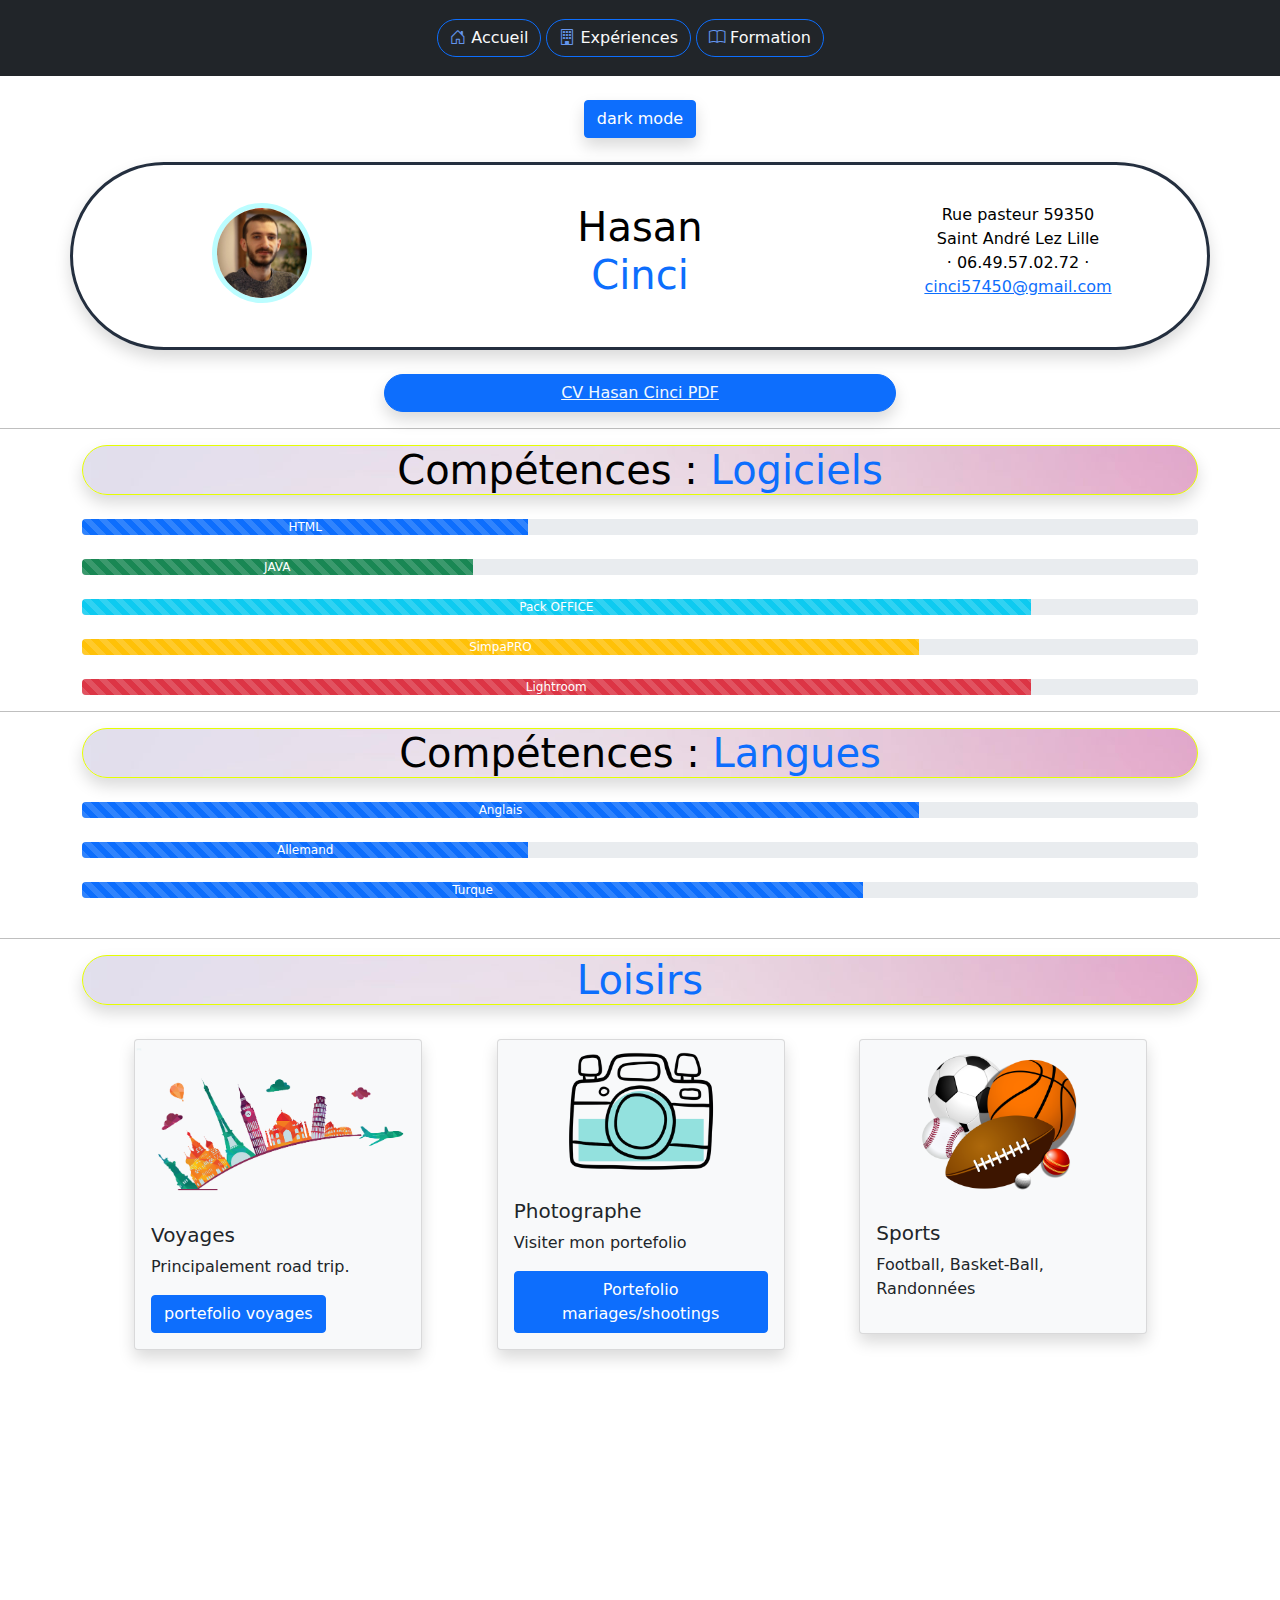
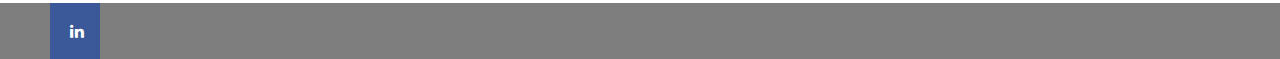
<file: index.html>
<!DOCTYPE html>
<html lang="fr">

<head>
  <meta charset="UTF-8">
  <meta http-equiv="X-UA-Compatible" content="IE=edge">
  <meta name="viewport" content="width=device-width, initial-scale=1.0">
  <link rel="stylesheet" type="text/css" href="bootstrap.min.css">
  <link rel="stylesheet" href="style.css">
  <link rel="stylesheet" href="https://cdn.jsdelivr.net/npm/bootstrap-icons@1.8.1/font/bootstrap-icons.css">
  <link rel="stylesheet" href="https://cdnjs.cloudflare.com/ajax/libs/font-awesome/4.7.0/css/font-awesome.min.css">
  <script type="text/javascript" src="JS_cv.js"></script>
  <title>Index</title>
</head>

<body>



<!-- NAV-->

<nav class="navbar bg-dark justify-content-center" id="navbar">
  <ul class="navbar-nav ">
    <li class="nav-item">
      <button type="button" class="btn btn-outline-primary rounded-pill">
        <i class="d-inline bi bi-house-door" style="font-size: 1rem; color: cornflowerblue;"></i><a class="d-inline nav-link text-light" href="index.html" style="margin-left: 5px;">Accueil</a>
      </button>
      <button type="button" class="btn btn-outline-primary rounded-pill"><i class="d-inline bi bi-building" style="font-size: 1rem; color: cornflowerblue;"></i><a class="d-inline nav-link text-light" href="Experience.html" style="margin-left: 5px;">Expériences</a></button> 
      <button type="button" class="btn btn-outline-primary rounded-pill"><i class="d-inline bi bi-book" style="font-size: 1rem; color: cornflowerblue;"></i><a class="d-inline nav-link text-light" href="Formation.html" style="margin-left: 5px;">Formation</a></button> 
      <li class="nav-item">
    </li>
    <li class="nav-item">
      
    </li>
  </ul>
</nav>

<!-- NAV-->

<!-- BOUTON DARK MODE-->
<br>
<div id="btnDarkMode">

<button type="button" class="shadow btn btn-primary" onclick="myFunction()">dark mode</button>

</div>
<br>
<!-- BOUTON DARK MODE-->


<!-- PHOTO NOM PRENOM ADRESSE BOUTON-->
<div class="shadow container rounded-pill" id="HASANCINCI">
  <div class="row justify-content-md-center">
    <div class="col-sm">
      <!--<p style="float: left;">-->
      <p style="text-align: center;"">  
        <img src="portraitHasan.jpg" height="100px" width="100px" class="rounded-circle" id="portraithasan">
      </p>      
  </div>
        <div class="col-sm">
          <h1 class="mb-0" style="text-align: center;" id="droite">
            Hasan
            <br>
            <span class="text-primary"> Cinci</span>
          </h1>
          
        </div>
        <div class="col-sm">
          <div class="subheading mb-5" id="droite">
            <p style="text-align: center;">
              Rue pasteur 59350 <br> Saint André Lez Lille <br>
              · 06.49.57.02.72 · <br>
              <a href="mailto:name@email.com">cinci57450@gmail.com</a>
            </p>
          </div>
        </div>
  </div>
</div>
<br>
<button type="button" class="shadow btn btn-primary rounded-pill" id="pdfbutton">
  <a href="https://drive.google.com/file/d/1RLmpglpeLqYv5jG1iKfCrxczbB_4-a_v/view?usp=sharing" download="newfilename" style="color: aliceblue;"">CV Hasan Cinci PDF</a>
</button>
<!-- PHOTO NOM PRENOM ADRESSE BOUTON-->

<hr class="m-10" />

<div class="container">

  <h1 class="shadow mb-0 rounded-pill" id="titreLogiciel" style="border: 1px solid rgb(229, 255, 0);">
    Compétences :
    <span class="text-primary">Logiciels</span>
  </h1>
  <br>
  <div class="progress">
    <div class="progress-bar progress-bar-striped progress-bar-animated text-nowrap" role="progressbar" style="width: 40%" aria-valuenow="40" aria-valuemin="0" aria-valuemax="100">HTML</div>
  </div> <br>
  <div class="progress">
    <div class="progress-bar progress-bar-striped bg-success progress-bar-animated" role="progressbar" style="width: 35%" aria-valuenow="35" aria-valuemin="0" aria-valuemax="100">JAVA</div>
  </div> <br>
  <div class="progress">
    <div class="progress-bar progress-bar-striped bg-info progress-bar-animated" role="progressbar" style="width: 85%" aria-valuenow="50" aria-valuemin="0" aria-valuemax="100">Pack OFFICE</div>
  </div> <br>
  <div class="progress">
    <div class="progress-bar progress-bar-striped bg-warning progress-bar-animated" role="progressbar" style="width: 75%" aria-valuenow="75" aria-valuemin="0" aria-valuemax="100">SimpaPRO</div>
  </div> <br>
  <div class="progress">
    <div class="progress-bar progress-bar-striped bg-danger progress-bar-animated" role="progressbar" style="width: 85%" aria-valuenow="100" aria-valuemin="0" aria-valuemax="100">Lightroom</div>
  </div>

</div>


    <hr class="m-10" />

<div class="container">

  <h1 class="shadow mb-0 rounded-pill" id="titreLogiciel" style="border: 1px solid rgb(229, 255, 0);">

    Compétences :
    <span class="text-primary">Langues</span>
  </h1>
  <br>
  <div class="progress">
    <div class="progress-bar progress-bar-striped progress-bar-animated" role="progressbar" style="width: 75%" aria-valuenow="80" aria-valuemin="0"
      aria-valuemax="100">Anglais</div>
  </div> <br>
  <div class="progress">
    <div class="progress-bar progress-bar-striped progress-bar-animated" role="progressbar" style="width: 40%" aria-valuenow="80" aria-valuemin="0"
      aria-valuemax="100">Allemand</div>
  </div> <br>
  <div class="progress">
    <div class="progress-bar progress-bar-striped progress-bar-animated" role="progressbar" style="width: 70%" aria-valuenow="80" aria-valuemin="0"
      aria-valuemax="100">Turque</div>
  </div> <br>

  

</div>
<hr class="m-10" />

<div class="container">

  <h1 class="shadow mb-0 rounded-pill" id="titreLogiciel" style="border: 1px solid rgb(229, 255, 0);">
    <span class="text-primary">Loisirs</span>
  </h1>

</div>


<!-- LOISIRS -->
 

<br>
<div class="container" id="loisirs">
  <div class="row">
    <div class="col">
            <div class="shadow card text-dark bg-light mb-3" style="width: 18rem;" >
        <img src="voyages.png" class="card-img-top" alt="...">
        <div class="card-body">
          <h5 class="card-title">Voyages</h5>
          <p class="card-text">Principalement road trip.</p>
          <a href="https://n3pix.fr/portfolio-everyday/" class="btn btn-primary">portefolio voyages</a>
        </div>
      </div>
    </div>
    <div class="col">
        <div class="shadow card text-dark bg-light mb-3" style="width: 18rem;">
          <img src="photographe.png" class="card-img-top" alt="...">
          <div class="card-body">
            <h5 class="card-title">Photographe</h5>
            <p class="card-text">Visiter mon portefolio</p>
            <a href="https://n3pix.fr/redirect/" class="btn btn-primary">Portefolio mariages/shootings</a>
          </div>
        </div>
    </div>
    <div class="col">
      <div class="shadow card text-dark bg-light mb-3" style="width: 18rem;">
        <img src="Sports-Transparent-File.png" class="card-img-top" alt="..." id="sportpng">
        <div class="card-body">
          <h5 class="card-title">Sports</h5>
          <p class="card-text-text-primary">Football, Basket-Ball, Randonnées</p>
          
        </div>
      </div>
  </div>
</div>
    

  </div>


</div>
<br>

<br>
<div>
  <footer>
    <a href="https://www.linkedin.com/in/hasan-cinci/" class="fa fa-linkedin"></a>
  </footer>
</div>  



</body>

</html>
</file>
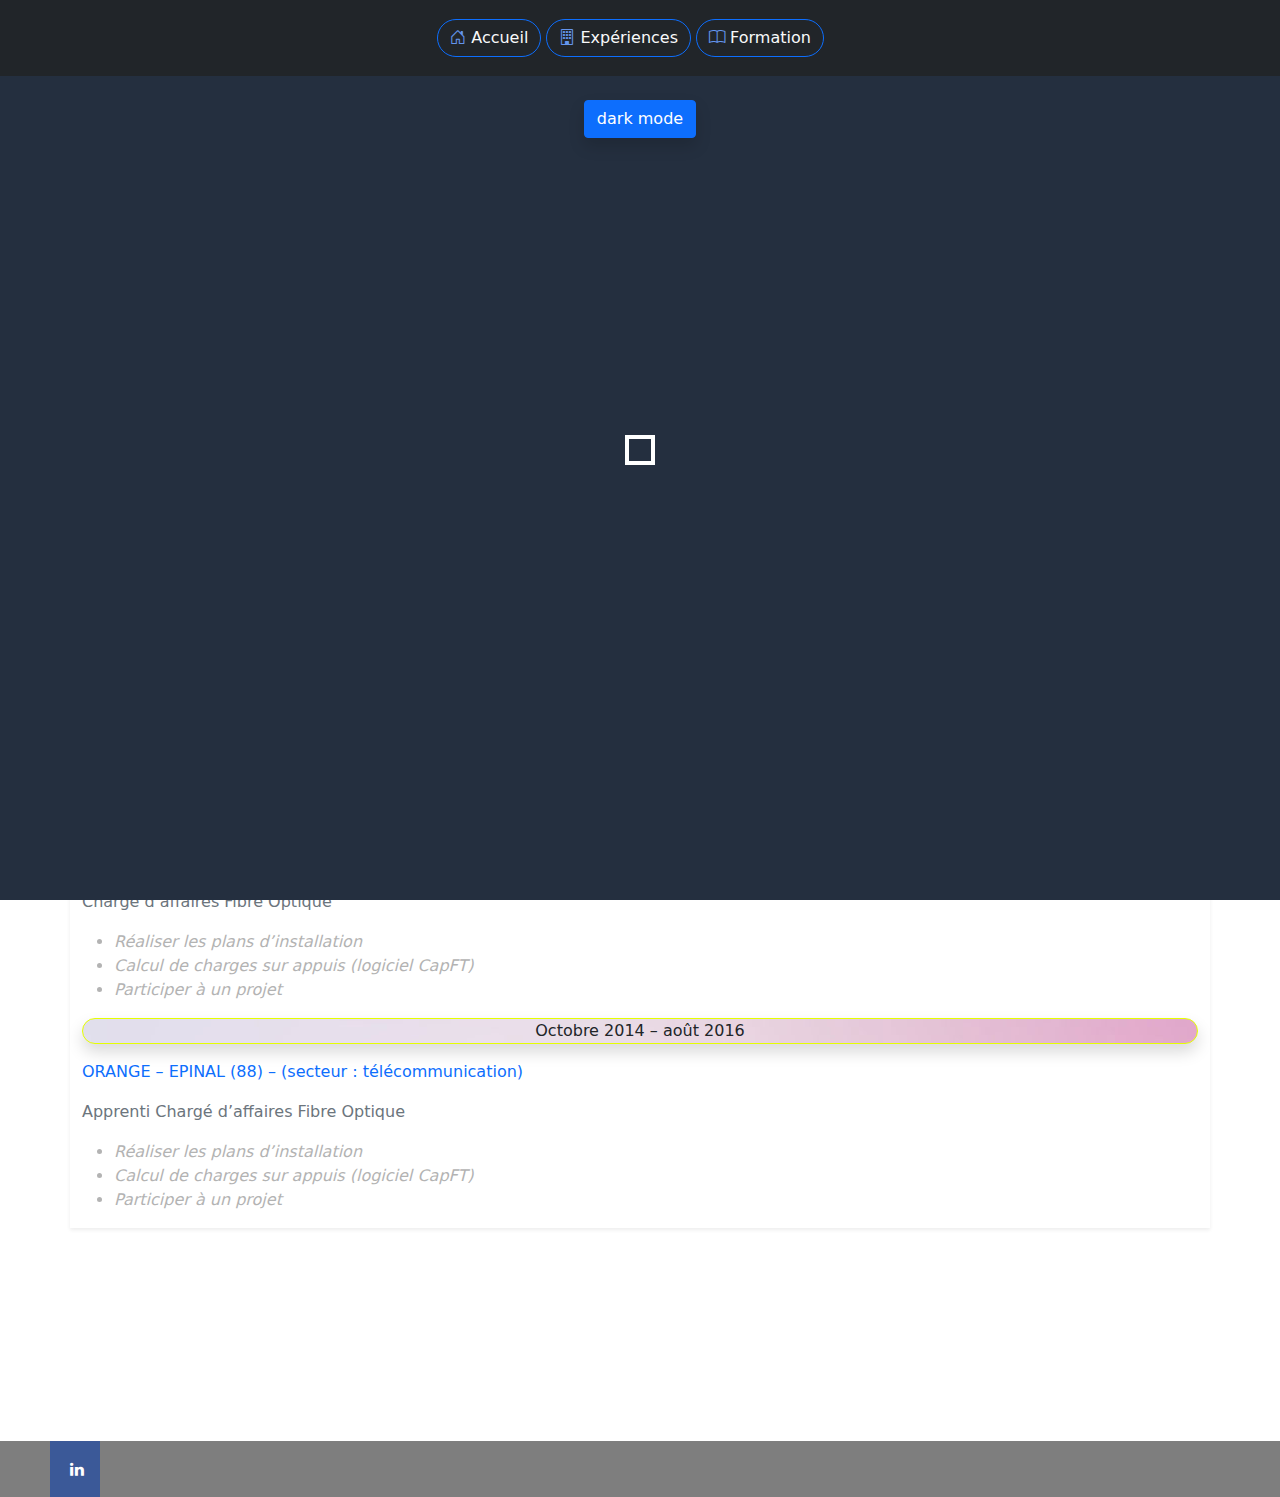
<file: Experience.html>
<!DOCTYPE html>
<html lang="fr">

<head>
  <meta charset="UTF-8">
  <meta http-equiv="X-UA-Compatible" content="IE=edge">
  <meta name="viewport" content="width=device-width, initial-scale=1.0">
  <link rel="stylesheet" type="text/css" href="bootstrap.min.css">
  <link rel="stylesheet" href="style.css">
  <link rel="stylesheet" href="https://cdn.jsdelivr.net/npm/bootstrap-icons@1.8.1/font/bootstrap-icons.css">
  <link rel="stylesheet" href="https://cdnjs.cloudflare.com/ajax/libs/font-awesome/4.7.0/css/font-awesome.min.css">
  
  <script type="text/javascript" src="JS_cv.js"></script>
  <title>Expériences</title>
</head>

<body>

  <!--FAKE CHARGEMENT-->



<div class="loader-wrapper" id="chargementdebut">
  <span class="loader">

    <span class="loader-inner">
  
    </span></span>
</div>

<!--FAKE CHARGEMENT-->

  <!-- NAV-->

  <nav class="navbar bg-dark justify-content-center" id="navbar">
    <ul class="navbar-nav ">
      <li class="nav-item">
        <button type="button" class="btn btn-outline-primary rounded-pill">
          <i class="d-inline bi bi-house-door" style="font-size: 1rem; color: cornflowerblue;"></i><a class="d-inline nav-link text-light" href="index.html" style="margin-left: 5px;">Accueil</a>
        </button>
        <button type="button" class="btn btn-outline-primary rounded-pill"><i class="d-inline bi bi-building" style="font-size: 1rem; color: cornflowerblue;"></i><a class="d-inline nav-link text-light" href="Experience.html" style="margin-left: 5px;">Expériences</a></button> 
        <button type="button" class="btn btn-outline-primary rounded-pill"><i class="d-inline bi bi-book" style="font-size: 1rem; color: cornflowerblue;"></i><a class="d-inline nav-link text-light" href="Formation.html" style="margin-left: 5px;">Formation</a></button> 
        <li class="nav-item">
      </li>
      <li class="nav-item">
        
      </li>
    </ul>
  </nav>
  <!-- NAV-->

  <!-- BOUTON DARK MODE-->
<div id="decalageNav">

  <br>
  <div id="btnDarkMode">
  
  <button type="button" class="shadow btn btn-primary" onclick="myFunction()">dark mode</button>
  
  </div>
  <br>
  <!-- BOUTON DARK MODE-->

  <header>

    <div class="shadow container rounded-pill" id="expHeader" style="border: 1px solid rgb(229, 255, 0);">

      <div >
        <p>
        <h1 class="mb-0">Compétences :<span class="text-primary"> Expériences</span></h1>
        </p>
      </div>

    </div>
  </header>

  <div class="shadow-sm container">
    <div class="row">
      <div class="col-xl-">
        <br>
        <p class="shadow text-dark bg-dark rounded-pill" id="expbande" style="border: 1px solid rgb(229, 255, 0);">Février 2021 - avril 2021</p>
        <p class="text-primary">Pro Impec – Lambersart (59) – Ingénieur Chargé d’études (secteur : nettoyage industriel)
        </p>
        <p class="text-secondary"> Répondre aux appels d’offres conformément au cahier des charges (public et privé)
        <ul id="mettreitalic">
          <li>Rédiger les mémoires techniques</li>
          <li>Chiffrer l’offre économique</li>
          <li>Planifier le projet</li>
        </ul>
        </p>

        <p class="shadow text-dark bg-dark rounded-pill" id="expbande" style="border: 1px solid rgb(229, 255, 0);">Novembre 2017- novembre 2020</p>
        <p class="text-primary">DIEHL Metering – Saint-Louis (68) – (secteur :
          industrie, comptage de l’eau)</p>
        <p class="text-secondary"> Apprenti Ingénieur Ecoconception
        <ul id="mettreitalic">
          <li>Réaliser des Analyses du Cycle de Vie (logiciel SimaPro) conformément aux normes ISO 14040-44 15804
            (produits en polymères chargés, électronique, métaux)</li>
          <li>Communiquer sur les impacts environnement au niveau groupe (sensibilisation à travers quizz, jeux etc)
          </li>
          <li> Participer à un projet d’innovation sur une nouvelle méthode de comptage de l’eau (état de l’art,
            recherche sur des méthodes d’isolation éco-conçues)</li>
          <li>Chef de Projet sur un projet de recyclage de matière plastique afin de produire une nouvelle pièce avec
            cette matière (constituer une équipe, établir les besoins, répartir les activités, budgétiser, réaliser des
            essais mécaniques, d’essais de vieillissement accélérer, travailler avec des partenaires pour le moulage ou
            pour la réalisation d’essais)</li>
        </ul>
        </p>

        <p class="shadow text-dark bg-dark rounded-pill" id="expbande" style="border: 1px solid rgb(229, 255, 0);">Mars 2017 – août 2017</p>
        <p class="text-primary">AGH Consulting – DUBAI (EAU) – (secteur :
          télécommunication)</p>
        <p class="text-secondary">Chargé d’affaires Fibre Optique</p>
        <ul id="mettreitalic">
          <li>Réaliser les plans d’installation</li>
          <li>Calcul de charges sur appuis (logiciel CapFT)</li>
          <li> Participer à un projet</li>
        </ul>
        </p>

        <p class="shadow text-dark bg-dark rounded-pill" id="expbande" style="border: 1px solid rgb(229, 255, 0);">Octobre 2014 – août 2016</p>
        <p class="text-primary">ORANGE – EPINAL (88) – (secteur :
          télécommunication)</p>
        <p class="text-secondary">Apprenti Chargé d’affaires Fibre Optique</p>
        <ul id="mettreitalic">
          <li>Réaliser les plans d’installation</li>
          <li>Calcul de charges sur appuis (logiciel CapFT)</li>
          <li> Participer à un projet</li>
        </ul>
        </p>
      </div>
    </div>
  </div>



<br>

<div>
  <footer>
    <a href="https://www.linkedin.com/in/hasan-cinci/" class="fa fa-linkedin"></a>
  </footer>
</div>

</div>
  

</body>

</html>
</file>
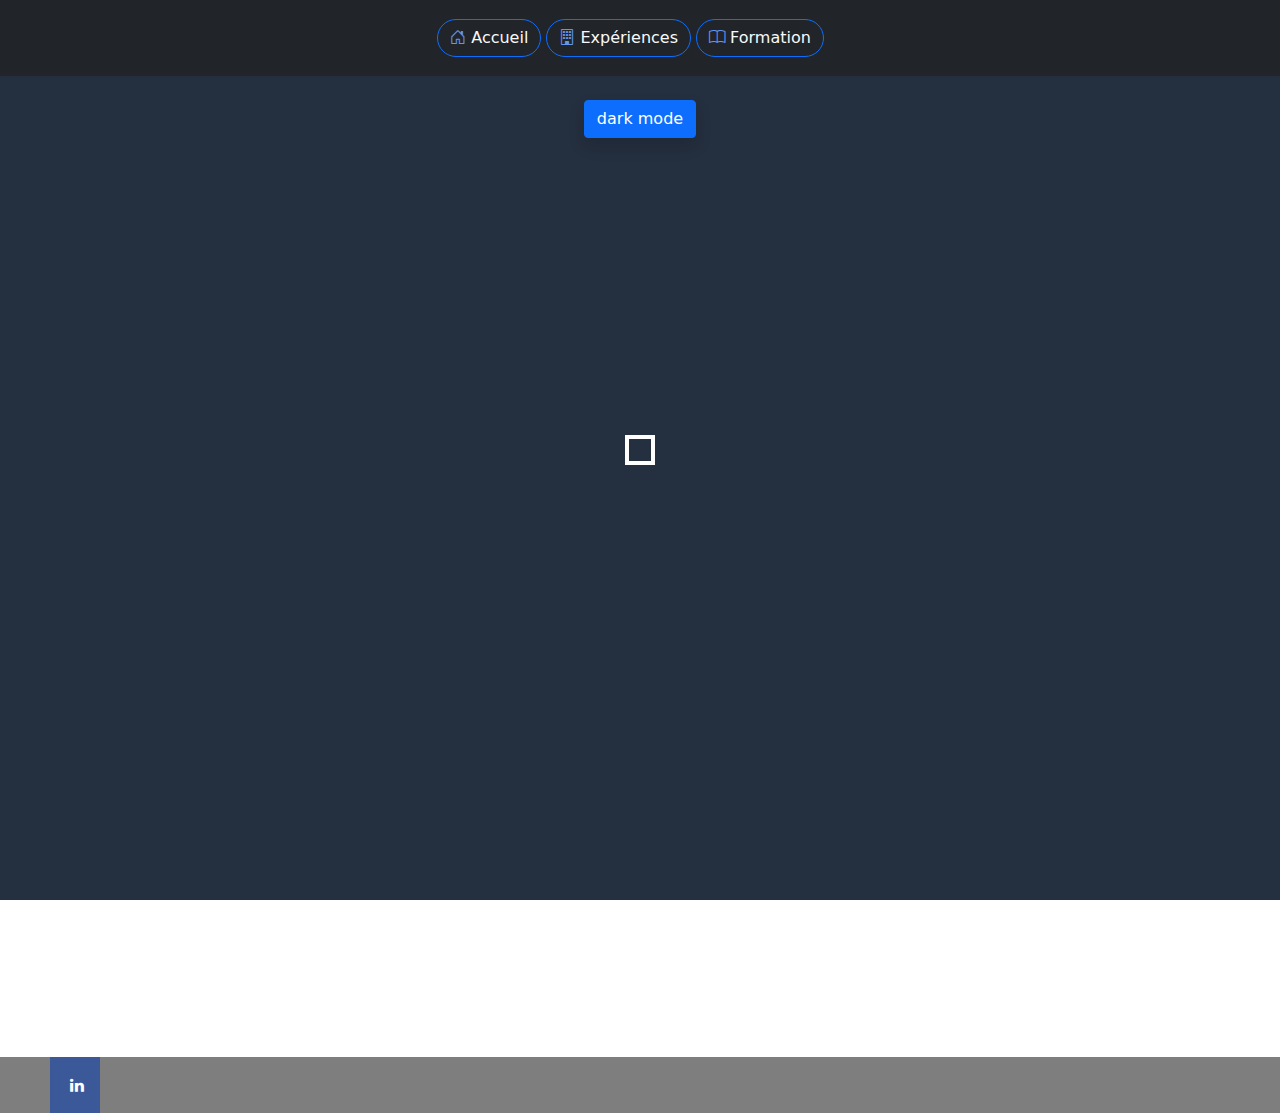
<file: Formation.html>
<!DOCTYPE html>
<html lang="fr">

<head>
  <meta charset="UTF-8">
  <meta http-equiv="X-UA-Compatible" content="IE=edge">
  <meta name="viewport" content="width=device-width, initial-scale=1.0">
  <link rel="stylesheet" type="text/css" href="bootstrap.min.css">
  <link rel="stylesheet" href="style.css">
  <link rel="stylesheet" href="https://cdnjs.cloudflare.com/ajax/libs/font-awesome/4.7.0/css/font-awesome.min.css">
  <link rel="stylesheet" href="https://cdn.jsdelivr.net/npm/bootstrap-icons@1.8.1/font/bootstrap-icons.css">
  <script type="text/javascript" src="JS_cv.js"></script>
  <title>Formations</title>
</head>

<body>



<!--FAKE CHARGEMENT-->


<div class="loader-wrapper" id="chargementdebut">
  <span class="loader">
    <span class="loader-inner"></span>
  </span>
</div>

<!--FAKE CHARGEMENT-->

  <!-- NAV-->

  <nav class="navbar bg-dark justify-content-center" id="navbar">
    <ul class="navbar-nav ">
      <li class="nav-item">
        <button type="button" class="btn btn-outline-primary rounded-pill">
          <i class="d-inline bi bi-house-door" style="font-size: 1rem; color: cornflowerblue;"></i><a class="d-inline nav-link text-light" href="index.html" style="margin-left: 5px;">Accueil</a>
        </button>
        <button type="button" class="btn btn-outline-primary rounded-pill"><i class="d-inline bi bi-building" style="font-size: 1rem; color: cornflowerblue;"></i><a class="d-inline nav-link text-light" href="Experience.html" style="margin-left: 5px;">Expériences</a></button> 
        <button type="button" class="btn btn-outline-primary rounded-pill"><i class="d-inline bi bi-book" style="font-size: 1rem; color: cornflowerblue;"></i><a class="d-inline nav-link text-light" href="Formation.html" style="margin-left: 5px;">Formation</a></button> 
        <li class="nav-item">
      </li>
      <li class="nav-item">
        
      </li>
    </ul>
  </nav>

<!-- BOUTON DARK MODE-->

<br>
<div id="btnDarkMode">

<button type="button" class="shadow btn btn-primary" onclick="myFunction()">dark mode</button>

</div>
<br>
<!-- BOUTON DARK MODE-->


  <header>

    <div class="shadow container rounded-pill" id="expHeader" style="border: 1px solid rgb(229, 255, 0);">

      <div>
        <p></p>
        <h1 class="mb-0">Compétences :<span class="text-primary"> Formations</span></h1>
        </p>
      </div>

    </div>
  </header>
<br>

  <div class="shadow-sm container">
    <div class="row">
      <div class="col-xl-">

        <p class="shadow text-dark bg-dark rounded-pill" id="expbande" style="border: 1px solid rgb(229, 255, 0);">2022-2022</p>
        <p class="text-primary">Inti Formation</p>
        <p class="text-secondary"> ARCHITECTE LOGICIEL JAVA / JEE</p>

        <p class="shadow text-dark bg-dar rounded-pill" id="expbande" style="border: 1px solid rgb(229, 255, 0);">2017-2020</p>
        <p class="text-primary">Conservatoire National des Arts et Métiers</p>
        <p class="text-secondary"> Ingénieur Génie Industriel – Ecoconception des Produits – (alternance DIEHL METERING - 68)</p>
        <p class="text-secondary"> Diplômé en novembre 2020</p>

        <p class="shadow text-dark bg-dark rounded-pill" id="expbande" style="border: 1px solid rgb(229, 255, 0);">2014-2016</p>
        <p class="text-primary">CFAI de Moselle</p>
        <p class="text-secondary"> BTS Assistant Technique d’Ingénieur – (alternance ORANGE -88)</p>
        <p class="text-secondary"> Diplômé en octobre 2016</p>

        <p class="shadow text-dark bg-dark rounded-pill" id="expbande" style="border: 1px solid rgb(229, 255, 0);">2011-2013</p>
        <p class="text-primary">Lycée Poncelet - Saint Avold</p>
        <p class="text-secondary">BAC S – SVT - Option ISN</p>




      </div>


      <h2></h2>


      <!-- Content here -->


    </div>
</div>


<br>

<div>
  <footer>
    <a href="https://www.linkedin.com/in/hasan-cinci/" class="fa fa-linkedin"></a>
  </footer>
</div>

</body>

</html>
</file>
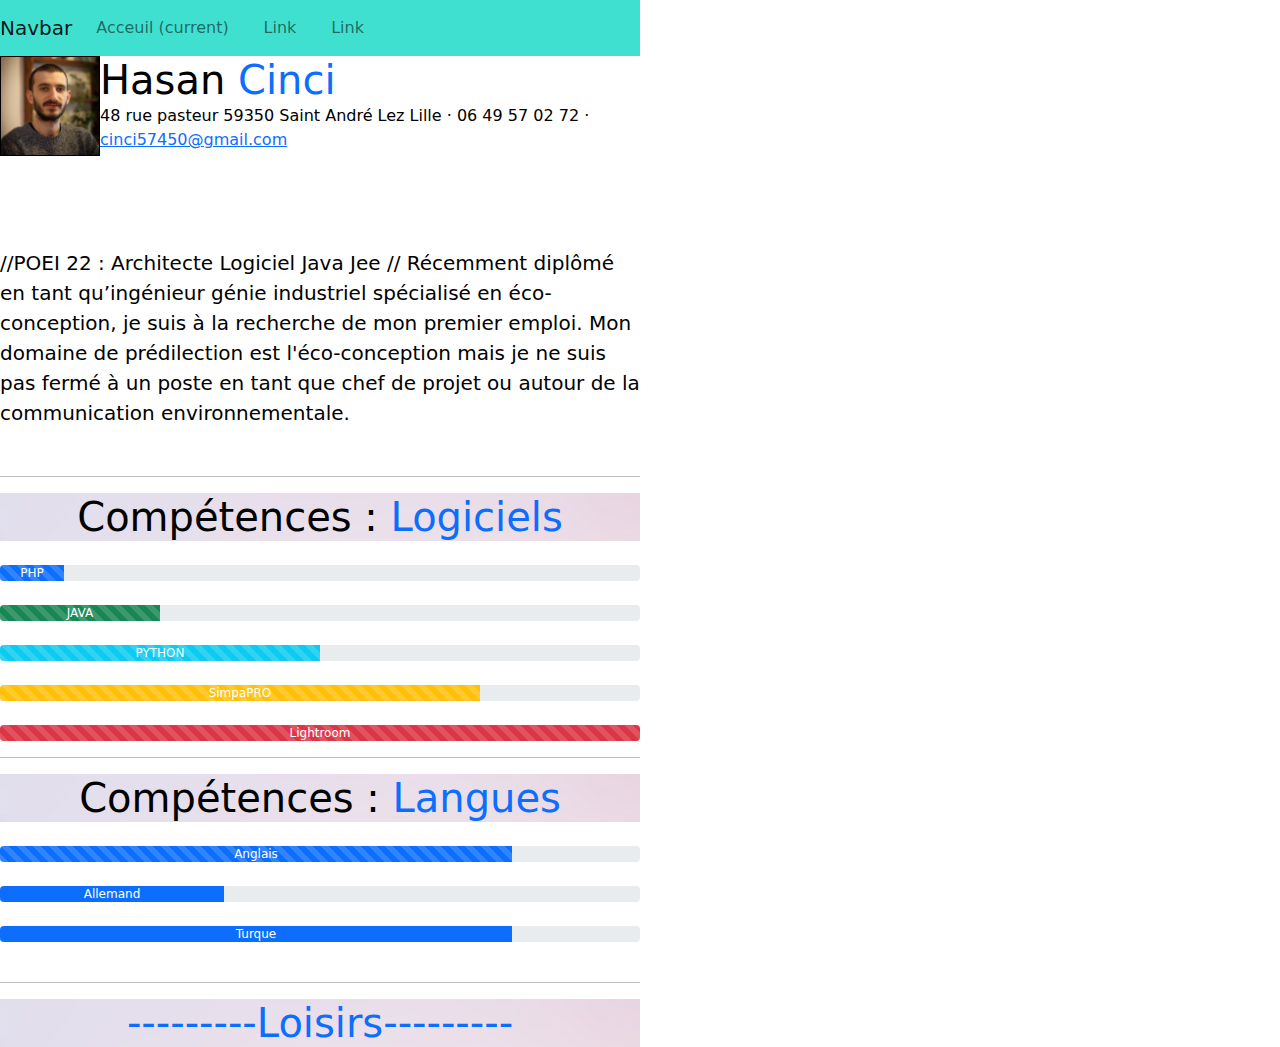
<file: IndexMenuVertical.html>
<!DOCTYPE html>
<html lang="fr">

<head>
  <meta charset="UTF-8">
  <meta http-equiv="X-UA-Compatible" content="IE=edge">
  <meta name="viewport" content="width=device-width, initial-scale=1.0">
  <link rel="stylesheet" type="text/css" href="bootstrap.min.css">
  <link rel="stylesheet" href="style.css">
  <title>Index</title>
</head>

<body>

<!-- NAV-->

<div class="col-6" id="NAV_GAUCHE">
  <nav class="navbar navbar-expand-lg navbar-light" style="background-color:turquoise;">
    <a class="navbar-brand" href="#">Navbar</a>
    <button class="navbar-toggler" type="button" data-toggle="collapse" data-target="#navbarSupportedContent" aria-controls="navbarSupportedContent" aria-expanded="false" aria-label="Toggle navigation">
      <span class="navbar-toggler-icon"></span>
    </button>
    <div class="collapse navbar-collapse" id="navbarSupportedContent">
      <ul class="navbar-nav mr-auto">
        <li class="nav-item active">
          <a class="nav-link" href="#">Acceuil <span class="sr-only">(current)</span></a>
        </li>
        <li class="nav-item">
          <a class="nav-link" href="#">Link</a>
        </li>
        <li class="nav-item">
          <a class="nav-link" href="#">Link</a>
        </li>
      </form>
    </div>
  </nav>

  <div id="NAV_DROITE">

    <div class="col-xl-">
      <!-- About-->
      <section class="resume-section" id="Acceuil">
        <div class="resume-section-content" id="gauche">
          <p style="float: left;"><img src="portraitHasan.jpg" height="100px" width="100px"  border="1px";"></p>
          <div>
            <h1 class="mb-0" id="droite">
              Hasan
              <span class="text-primary">Cinci</span>
          </div>
          
          </div>
          </h1>
          <div class="subheading mb-5" id="droite">
            48 rue pasteur 59350 Saint André Lez Lille · 06 49 57 02 72 ·
            <a href="mailto:name@email.com">cinci57450@gmail.com</a>
            <br><br><br>
          </div>
          <div>
            <p class="lead mb-5">//POEI 22 : Architecte Logiciel Java Jee // Récemment diplômé en tant qu’ingénieur génie
              industriel spécialisé en éco-conception, je suis à la recherche de mon premier emploi. Mon domaine de
              prédilection est l'éco-conception mais je ne suis pas fermé à un poste en tant que chef de projet ou autour de
              la communication environnementale.</p>
          </div>
      </section>
  
      <hr class="m-10" />
  
  
      <h1 class="mb-0" id="titreLogiciel">
        Compétences :
        <span class="text-primary">Logiciels</span>
      </h1>
      <br>
      <div class="progress">
        <div class="progress-bar progress-bar-striped progress-bar-animated" role="progressbar" style="width: 10%" aria-valuenow="10" aria-valuemin="0" aria-valuemax="100">PHP</div>
      </div> <br>
      <div class="progress">
        <div class="progress-bar progress-bar-striped bg-success progress-bar-animated" role="progressbar" style="width: 25%" aria-valuenow="25" aria-valuemin="0" aria-valuemax="100">JAVA</div>
      </div> <br>
      <div class="progress">
        <div class="progress-bar progress-bar-striped bg-info progress-bar-animated" role="progressbar" style="width: 50%" aria-valuenow="50" aria-valuemin="0" aria-valuemax="100">PYTHON</div>
      </div> <br>
      <div class="progress">
        <div class="progress-bar progress-bar-striped bg-warning progress-bar-animated" role="progressbar" style="width: 75%" aria-valuenow="75" aria-valuemin="0" aria-valuemax="100">SimpaPRO</div>
      </div> <br>
      <div class="progress">
        <div class="progress-bar progress-bar-striped bg-danger progress-bar-animated" role="progressbar" style="width: 100%" aria-valuenow="100" aria-valuemin="0" aria-valuemax="100">Lightroom</div>
      </div>
  
      <hr class="m-10" />
  
  
      <h1 class="mb-0" id="titreLogiciel">
  
        Compétences :
        <span class="text-primary">Langues</span>
      </h1>
      <br>
      <div class="progress">
        <div class="progress-bar progress-bar-striped progress-bar-animated" role="progressbar" style="width: 80%" aria-valuenow="80" aria-valuemin="0"
          aria-valuemax="100">Anglais</div>
      </div> <br>
      <div class="progress">
        <div class="progress-bar" role="progressbar" style="width: 35%" aria-valuenow="35" aria-valuemin="0"
          aria-valuemax="100">Allemand</div>
      </div> <br>
      <div class="progress">
        <div class="progress-bar" role="progressbar" style="width: 80%" aria-valuenow="80" aria-valuemin="0"
          aria-valuemax="100">Turque</div>
      </div> <br>
  
      <hr class="m-10" />
  
      <h1 class="mb-0" id="titreLogiciel">
        <span class="text-primary">---------Loisirs---------</span>
      </h1>
  
  
  </div>

</div>

<!-- NAV-->



  




</body>

</html>
</file>
<file: style.css>
header {
    display: flex;
}

#mettreitalic {
    font-style: italic;
    color: rgb(179, 179, 179);
}

/*#expHeader {
    background-image: url("Workshops-Header-Background.png") ;
    width: 100%;
}*/

#expHeader {
    background-image: url("backgroundindex.jpg") ;
    text-align: center; 
    
}

#titreLogiciel {
    text-align: center;
    background-image: url("backgroundindex.jpg")
    
}


footer {
    margin-top: 5cm;
    background-color: rgb(126, 126, 126);
}

#HASANCINCI {
    padding-top: 1cm;
    transform: translateX(80deg);
    border: #242f3f solid;
}


#loisirs {
    margin-top: 10px;
    padding-left: 5%;
}

#sportpng {
    height: 58%;
    width: 58%;
    margin-left: 1.5cm;
    display: flex;
    justify-content: center;
    align-items: center;

}



#cartevoyage {
    padding-left: 15%;
}

#portraithasan {
    border: 5px solid rgb(187, 253, 255);
}

/*@media (prefers-color-scheme: dark) {
    /* custom css 
}

body {
    background-color: #1c1c1e;
    color: #fefefe;
}*/

#pdfbutton {
    width: 40%;
    margin-left: 30%;
    margin-right: 30%;
    /*background-image: url("backgroundindex.jpg")*/
    animation-duration: 2s;
    animation-name: slidein;
    
}

@keyframes slidein {
    from {
      margin-left: 100%;
      width: 300%;
    }
}

#expbande
{
    background-image: url("backgroundindex.jpg");
    text-align: center;
}

.fa {
    padding: 20px;
  font-size: 30px;
  width: 50px;
  text-align: center;
  text-decoration: none;
}
.fa-linkedin {
    background: #3B5998;
    color: white;
    margin-left: 50px;
  }
 
/*FAKE CHARGEMENT*/

/*body {
    margin: 0;
    padding: 0;
    width:100vw;
    height: 100vh;
    background-color: #eee;
  }*/
.content {
    display: flex;
    justify-content: center;
    align-items: center;
    width:100%;
    height:100%;
  }

.loader-wrapper {
    width: 100%;
    height: 100%;
    position: absolute;
    top: 0;
    left: 0;
    background-color: #242f3f;
    display:flex;
    justify-content: center;
    align-items: center;
    
  }

.loader {
    display: inline-block;
    width: 30px;
    height: 30px;
    position: relative;
    border: 4px solid #Fff;
    animation: loader 2s infinite ease;
  }

.loader-inner {
    vertical-align: top;
    display: inline-block;
    width: 100%;
    background-color: #fff;
    animation: loader-inner 2s infinite ease-in;
  }
  
  @keyframes loader 
  {
    0%{transform: rotate(0deg);}
    25% { transform: rotate(180deg);}
    50% { transform: rotate(180deg);}
    75% { transform: rotate(360deg);}
    100% { transform: rotate(360deg);}
  }
  
 @keyframes loader-inner 
  {
    0% { height: 0%;}
    25% { height: 0%;}
    50% { height: 100%;}
    75% { height: 100%;}
    100% { height: 0%;}
  }

  #chargementdebut
  {
      /*animation: chargement1 1s forwards;*/
      animation: chargement1 3s forwards;
      /*animation-iteration-count: 1;*/
  }

  @keyframes chargement1 {
      0% {opacity: 100%;}
      /*50% {opacity: 50%;}*/
      100% {opacity: 0%;}
  }

/* DARK MODE */

body 
{
    background-color: white;
    color: black;
}

#btnDarkMode
{
    font-size: 15px;
    display: flex;
    justify-content: center;
    align-items: center;
    position: relative;
    animation-duration: 2s;
    animation-name: slidein;
 
}  
.dark-mode 
{
    background-color: rgb(36, 39, 53);
    color: white;
}


#navbar
{
    padding-top: 0.5cm;
    padding-bottom: 0.5cm;
}

.nav-item
{
    margin-right: 0.5cm;
}
</file>
